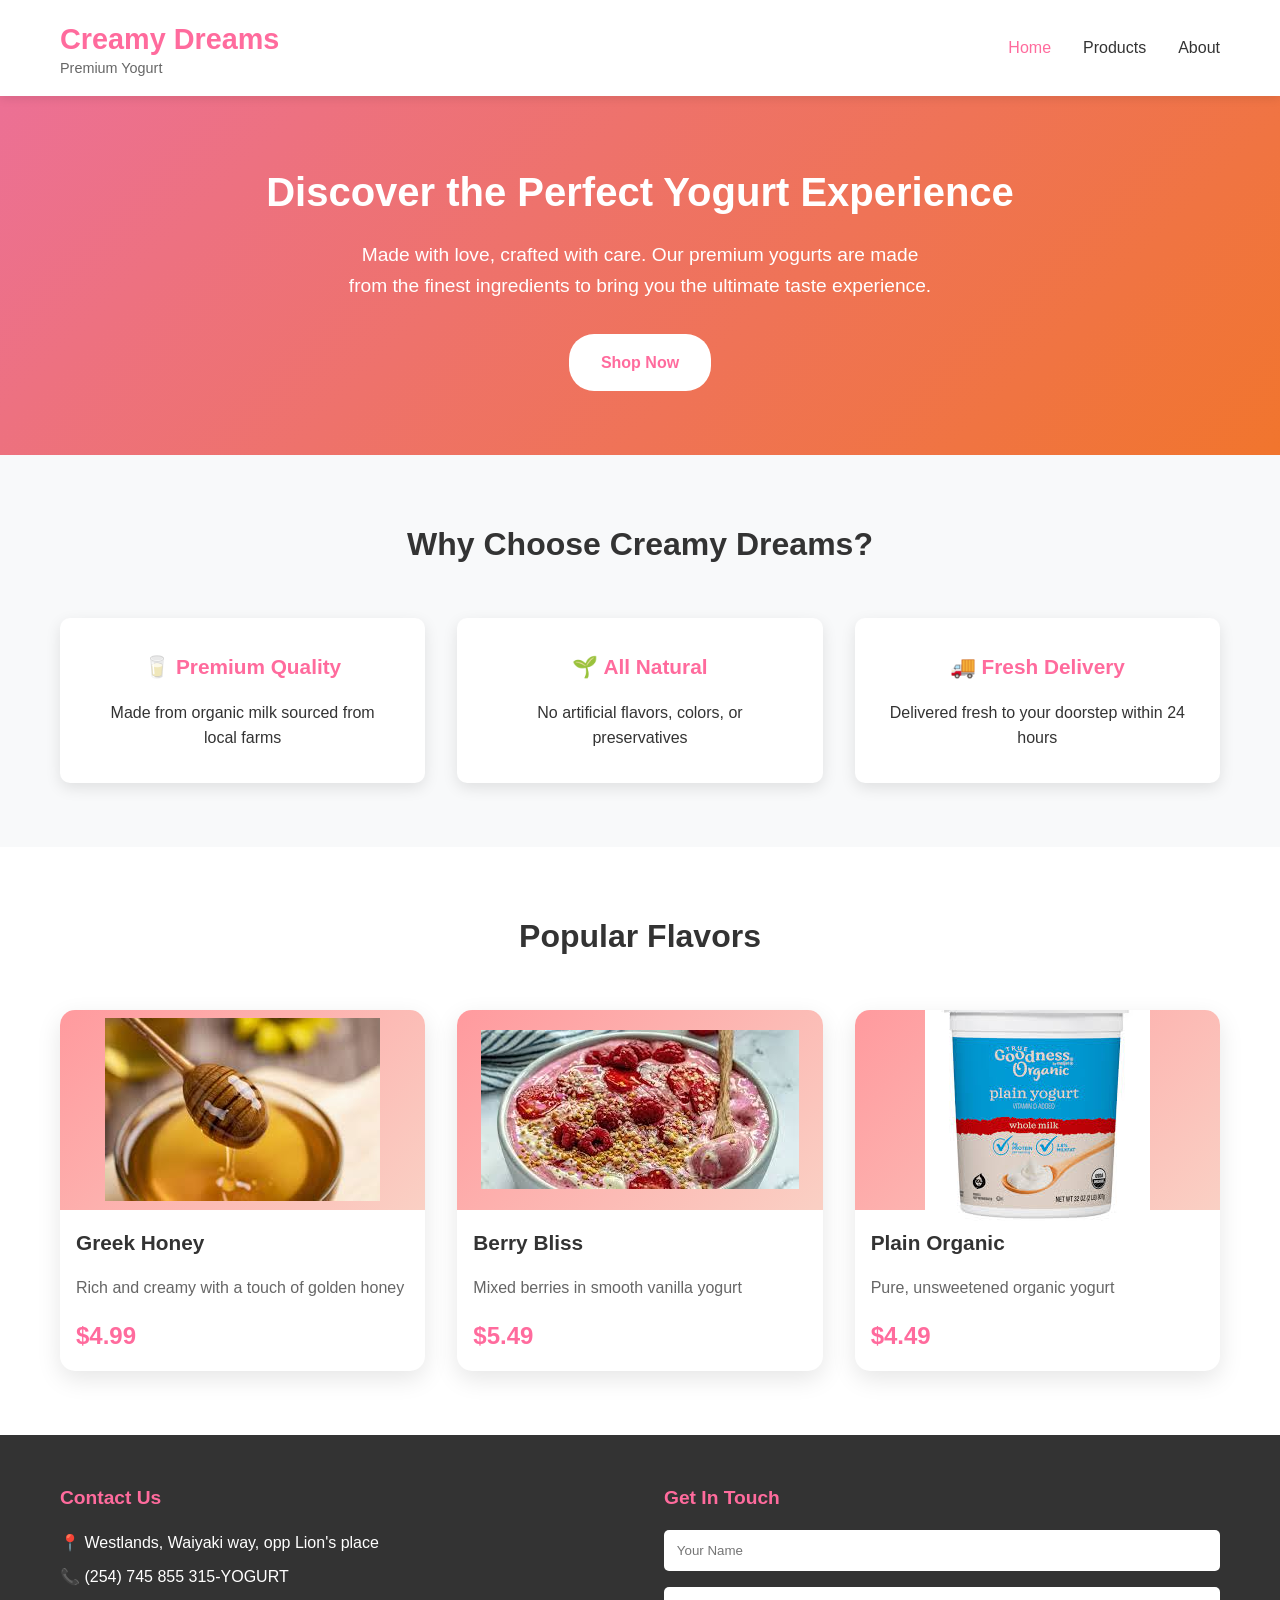
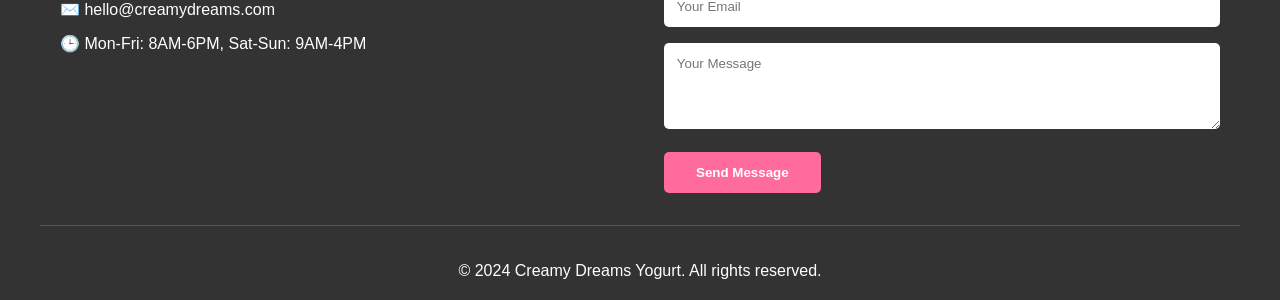
<file: index.html>
<!DOCTYPE html>
<html lang="en">
  <head>
    <meta charset="UTF-8" />
    <meta name="viewport" content="width=device-width, initial-scale=1.0" />
    <title>Creamy Dreams Yogurt - Premium Artisan Yogurts</title>
    <link rel="stylesheet" href="styles.css" />
  </head>
  <body>
    <header>
      <nav>
        <div class="nav-container">
          <div class="logo">
            <h1>Creamy Dreams</h1>
            <p>Premium Yogurt</p>
          </div>
          <ul class="nav-menu">
            <li><a href="index.html" class="active">Home</a></li>
            <li><a href="products.html">Products</a></li>
            <li><a href="about.html">About</a></li>
          </ul>
        </div>
      </nav>
    </header>

    <main>
      <section class="hero">
        <div class="hero-content">
          <h2>Discover the Perfect Yogurt Experience</h2>
          <p>
            Made with love, crafted with care. Our premium yogurts are made from
            the finest ingredients to bring you the ultimate taste experience.
          </p>
          <a href="products.html" class="cta-button">Shop Now</a>
        </div>
      </section>

      <section class="features">
        <div class="container">
          <h3>Why Choose Creamy Dreams?</h3>
          <div class="features-grid">
            <div class="feature">
              <h4>🥛 Premium Quality</h4>
              <p>Made from organic milk sourced from local farms</p>
            </div>
            <div class="feature">
              <h4>🌱 All Natural</h4>
              <p>No artificial flavors, colors, or preservatives</p>
            </div>
            <div class="feature">
              <h4>🚚 Fresh Delivery</h4>
              <p>Delivered fresh to your doorstep within 24 hours</p>
            </div>
          </div>
        </div>
      </section>

      <section class="popular-products">
        <div class="container">
          <h3>Popular Flavors</h3>
          <div class="products-grid">
            <div class="product-card">
              <div class="product-image">
                <img src="images/GreekHoney.jpg" alt="" />
              </div>
              <h4>Greek Honey</h4>
              <p>Rich and creamy with a touch of golden honey</p>
              <span class="price">$4.99</span>
            </div>
            <div class="product-card">
              <div class="product-image">
                <img src="images/berry.jpg" alt="" />
              </div>
              <h4>Berry Bliss</h4>
              <p>Mixed berries in smooth vanilla yogurt</p>
              <span class="price">$5.49</span>
            </div>
            <div class="product-card">
              <div class="product-image">
                <img src="images/plain.jpg" alt="" />
              </div>
              <h4>Plain Organic</h4>
              <p>Pure, unsweetened organic yogurt</p>
              <span class="price">$4.49</span>
            </div>
          </div>
        </div>
      </section>
    </main>

    <footer>
      <div class="footer-content">
        <div class="footer-section">
          <h4>Contact Us</h4>
          <div class="contact-info">
            <p>📍 Westlands, Waiyaki way, opp Lion's place</p>
            <p>📞 (254) 745 855 315-YOGURT</p>
            <p>✉️ hello@creamydreams.com</p>
            <p>🕒 Mon-Fri: 8AM-6PM, Sat-Sun: 9AM-4PM</p>
          </div>
        </div>
        <div class="footer-section">
          <h4>Get In Touch</h4>
          <form class="contact-form">
            <input type="text" placeholder="Your Name" required />
            <input type="email" placeholder="Your Email" required />
            <textarea placeholder="Your Message" rows="4" required></textarea>
            <button type="submit">Send Message</button>
          </form>
        </div>
      </div>
      <div class="footer-bottom">
        <p>&copy; 2024 Creamy Dreams Yogurt. All rights reserved.</p>
      </div>
    </footer>
  </body>
</html>

<!-- https://dailyyoghurt.vercel.app/ -->
<!-- https://dailyyoghurt.vercel.app/ -->
</file>
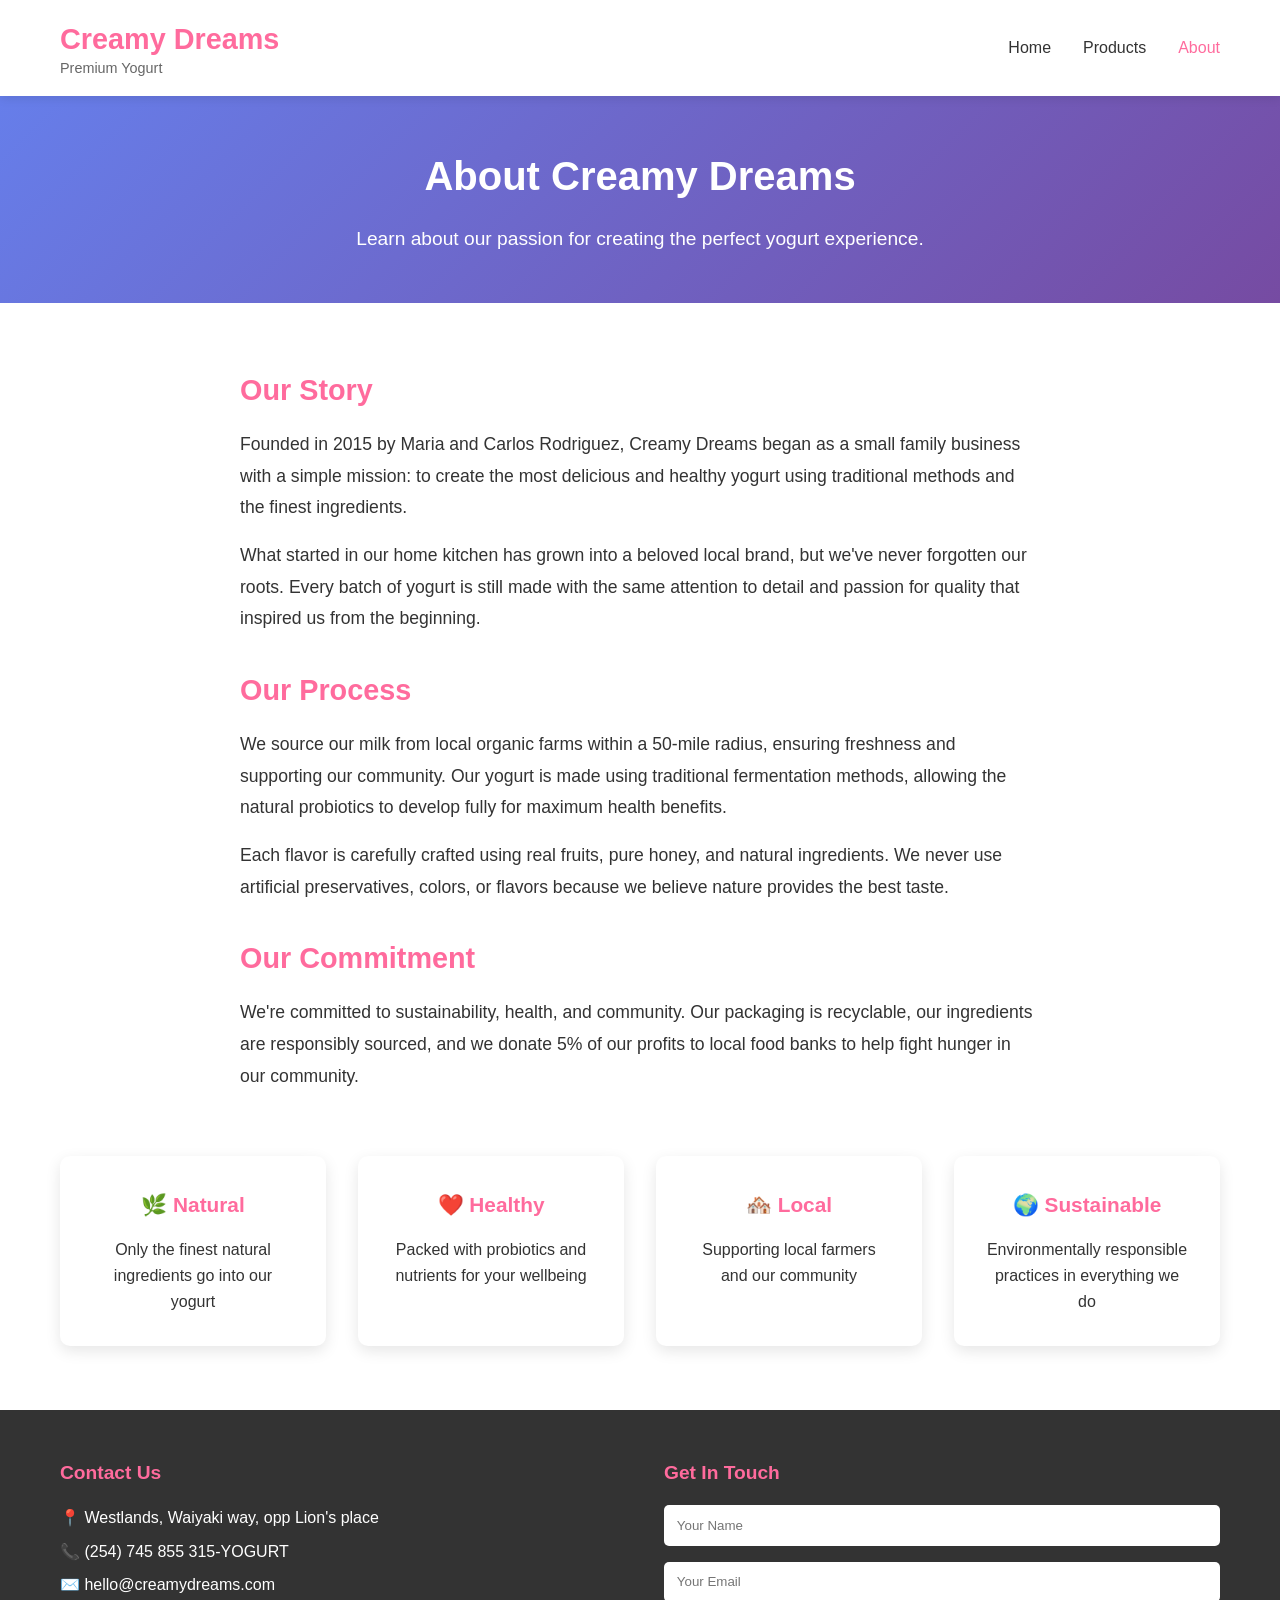
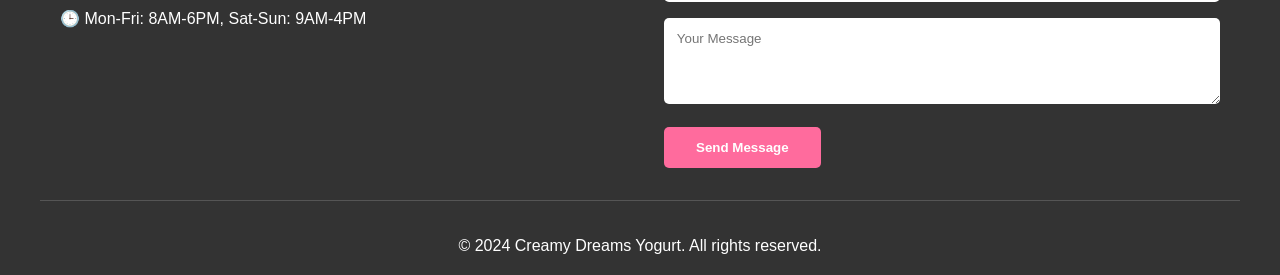
<file: about.html>
<!DOCTYPE html>
<html lang="en">
  <head>
    <meta charset="UTF-8" />
    <meta name="viewport" content="width=device-width, initial-scale=1.0" />
    <title>About Us - Creamy Dreams Yogurt</title>
    <link rel="stylesheet" href="styles.css" />
  </head>
  <body>
    <header>
      <nav>
        <div class="nav-container">
          <div class="logo">
            <h1>Creamy Dreams</h1>
            <p>Premium Yogurt</p>
          </div>
          <ul class="nav-menu">
            <li><a href="index.html">Home</a></li>
            <li><a href="products.html">Products</a></li>
            <li><a href="about.html" class="active">About</a></li>
          </ul>
        </div>
      </nav>
    </header>

    <main>
      <section class="page-header">
        <div class="container">
          <h2>About Creamy Dreams</h2>
          <p>
            Learn about our passion for creating the perfect yogurt experience.
          </p>
        </div>
      </section>

      <section class="about-content">
        <div class="container">
          <div class="about-story">
            <h3>Our Story</h3>
            <p>
              Founded in 2015 by Maria and Carlos Rodriguez, Creamy Dreams began
              as a small family business with a simple mission: to create the
              most delicious and healthy yogurt using traditional methods and
              the finest ingredients.
            </p>

            <p>
              What started in our home kitchen has grown into a beloved local
              brand, but we've never forgotten our roots. Every batch of yogurt
              is still made with the same attention to detail and passion for
              quality that inspired us from the beginning.
            </p>

            <h3>Our Process</h3>
            <p>
              We source our milk from local organic farms within a 50-mile
              radius, ensuring freshness and supporting our community. Our
              yogurt is made using traditional fermentation methods, allowing
              the natural probiotics to develop fully for maximum health
              benefits.
            </p>

            <p>
              Each flavor is carefully crafted using real fruits, pure honey,
              and natural ingredients. We never use artificial preservatives,
              colors, or flavors because we believe nature provides the best
              taste.
            </p>

            <h3>Our Commitment</h3>
            <p>
              We're committed to sustainability, health, and community. Our
              packaging is recyclable, our ingredients are responsibly sourced,
              and we donate 5% of our profits to local food banks to help fight
              hunger in our community.
            </p>
          </div>

          <div class="values-grid">
            <div class="value-card">
              <h4>🌿 Natural</h4>
              <p>Only the finest natural ingredients go into our yogurt</p>
            </div>
            <div class="value-card">
              <h4>❤️ Healthy</h4>
              <p>Packed with probiotics and nutrients for your wellbeing</p>
            </div>
            <div class="value-card">
              <h4>🏘️ Local</h4>
              <p>Supporting local farmers and our community</p>
            </div>
            <div class="value-card">
              <h4>🌍 Sustainable</h4>
              <p>Environmentally responsible practices in everything we do</p>
            </div>
          </div>
        </div>
      </section>
    </main>

    <footer>
      <div class="footer-content">
        <div class="footer-section">
          <h4>Contact Us</h4>
          <div class="contact-info">
            <p>📍 Westlands, Waiyaki way, opp Lion's place</p>
            <p>📞 (254) 745 855 315-YOGURT</p>
            <p>✉️ hello@creamydreams.com</p>
            <p>🕒 Mon-Fri: 8AM-6PM, Sat-Sun: 9AM-4PM</p>
          </div>
        </div>
        <div class="footer-section">
          <h4>Get In Touch</h4>
          <form class="contact-form">
            <input type="text" placeholder="Your Name" required />
            <input type="email" placeholder="Your Email" required />
            <textarea placeholder="Your Message" rows="4" required></textarea>
            <button type="submit">Send Message</button>
          </form>
        </div>
      </div>
      <div class="footer-bottom">
        <p>&copy; 2024 Creamy Dreams Yogurt. All rights reserved.</p>
      </div>
    </footer>
  </body>
</html>
</file>
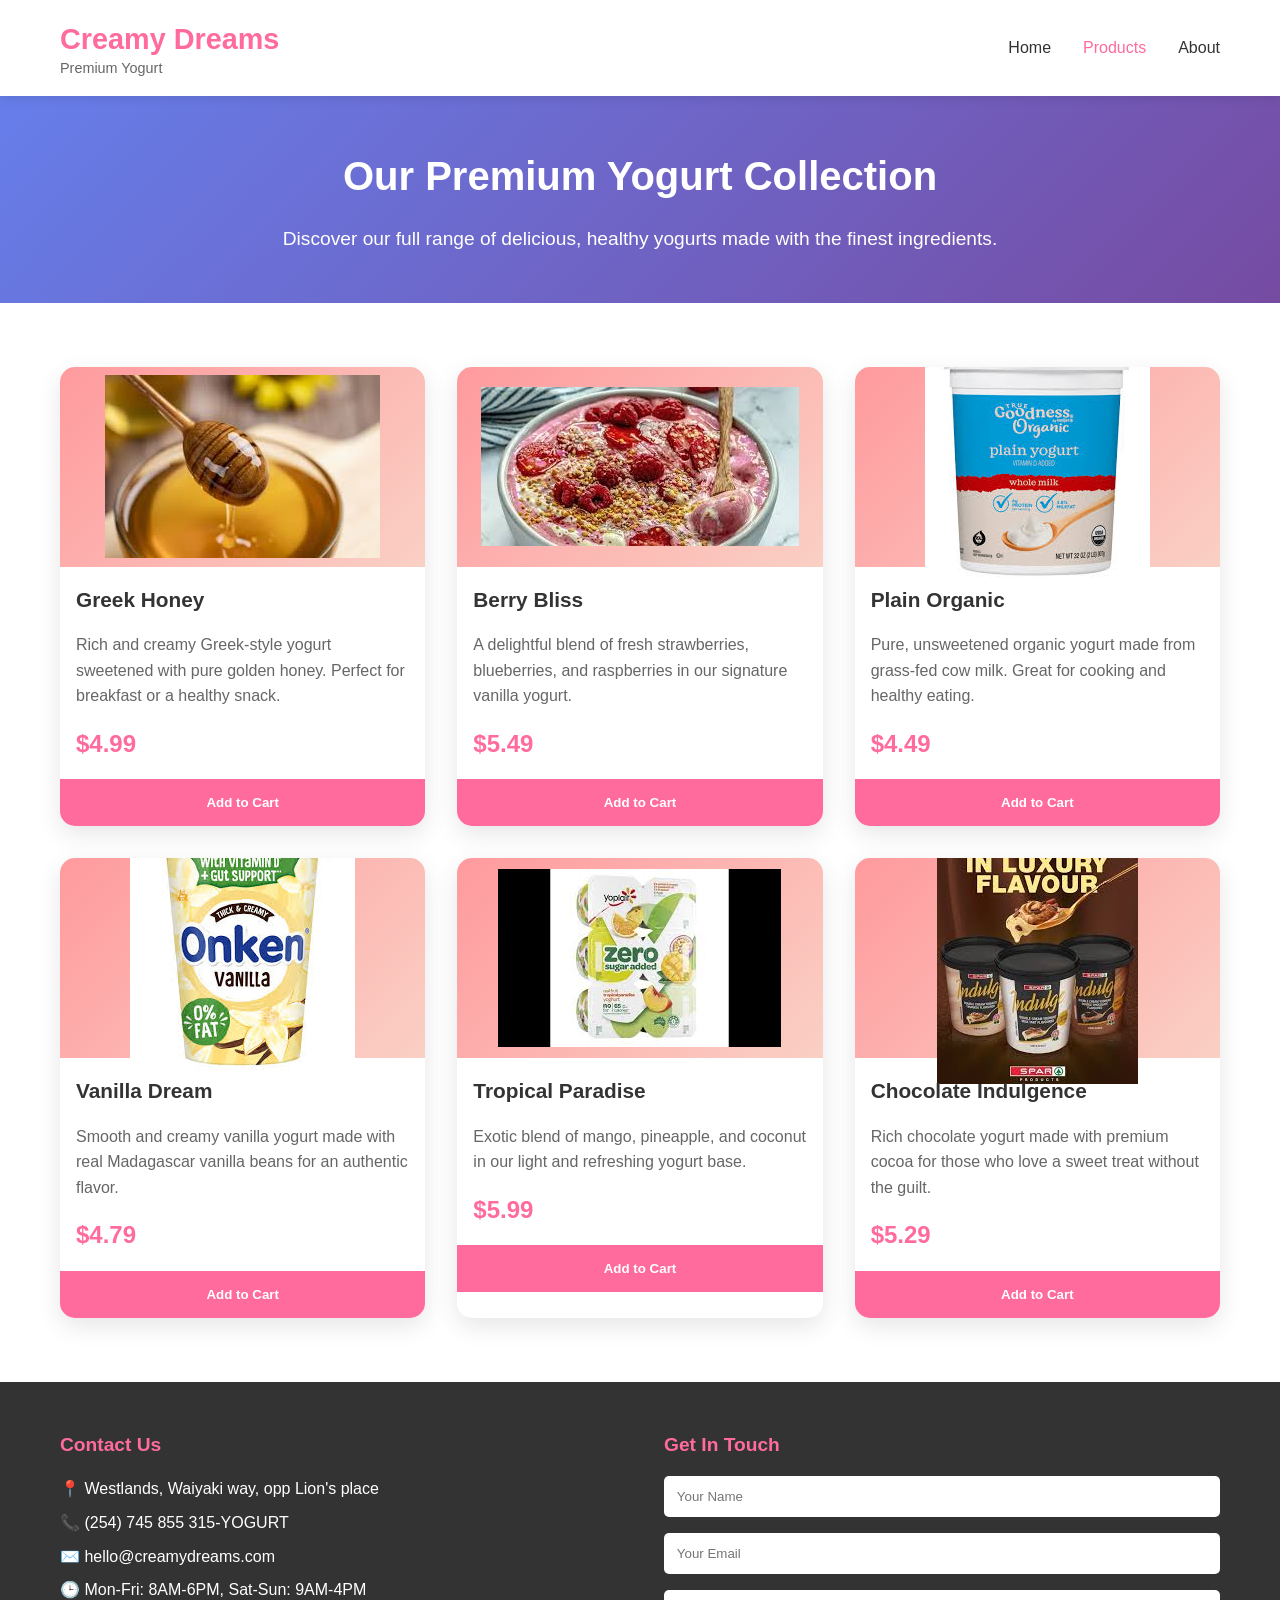
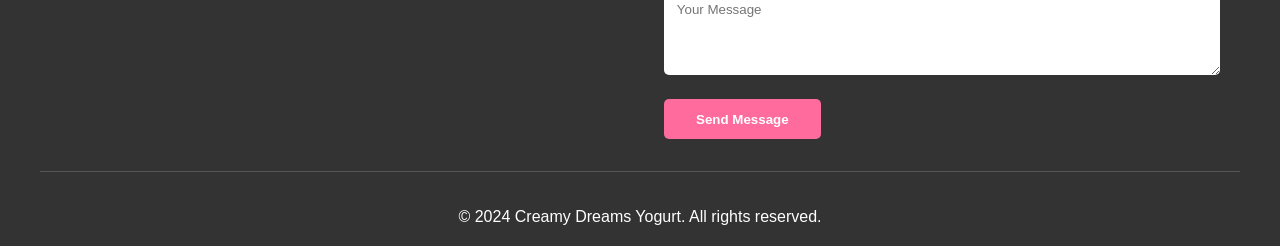
<file: products.html>
<!DOCTYPE html>
<html lang="en">
  <head>
    <meta charset="UTF-8" />
    <meta name="viewport" content="width=device-width, initial-scale=1.0" />
    <title>Products - Creamy Dreams Yogurt</title>
    <link rel="stylesheet" href="styles.css" />
  </head>
  <body>
    <header>
      <nav>
        <div class="nav-container">
          <div class="logo">
            <h1>Creamy Dreams</h1>
            <p>Premium Yogurt</p>
          </div>
          <ul class="nav-menu">
            <li><a href="index.html">Home</a></li>
            <li><a href="products.html" class="active">Products</a></li>
            <li><a href="about.html">About</a></li>
          </ul>
        </div>
      </nav>
    </header>

    <main>
      <section class="page-header">
        <div class="container">
          <h2>Our Premium Yogurt Collection</h2>
          <p>
            Discover our full range of delicious, healthy yogurts made with the
            finest ingredients.
          </p>
        </div>
      </section>

      <section class="products-showcase">
        <div class="container">
          <div class="products-grid">
            <div class="product-card">
              <div class="product-image">
                <img src="images/GreekHoney.jpg" alt="" />
              </div>
              <h4>Greek Honey</h4>
              <p>
                Rich and creamy Greek-style yogurt sweetened with pure golden
                honey. Perfect for breakfast or a healthy snack.
              </p>
              <span class="price">$4.99</span>
              <button class="add-to-cart">Add to Cart</button>
            </div>
            <div class="product-card">
              <div class="product-image">
                <img src="images/berry.jpg" alt="" />
              </div>
              <h4>Berry Bliss</h4>
              <p>
                A delightful blend of fresh strawberries, blueberries, and
                raspberries in our signature vanilla yogurt.
              </p>
              <span class="price">$5.49</span>
              <button class="add-to-cart">Add to Cart</button>
            </div>
            <div class="product-card">
              <div class="product-image">
                <img src="images/plain.jpg" alt="" />
              </div>
              <h4>Plain Organic</h4>
              <p>
                Pure, unsweetened organic yogurt made from grass-fed cow milk.
                Great for cooking and healthy eating.
              </p>
              <span class="price">$4.49</span>
              <button class="add-to-cart">Add to Cart</button>
            </div>
            <div class="product-card">
              <div class="product-image">
                <img src="images/vanilla.jpg" alt="" />
              </div>
              <h4>Vanilla Dream</h4>
              <p>
                Smooth and creamy vanilla yogurt made with real Madagascar
                vanilla beans for an authentic flavor.
              </p>
              <span class="price">$4.79</span>
              <button class="add-to-cart">Add to Cart</button>
            </div>
            <div class="product-card">
              <div class="product-image">
                <img src="images/tropical.jpg" alt="" />
              </div>
              <h4>Tropical Paradise</h4>
              <p>
                Exotic blend of mango, pineapple, and coconut in our light and
                refreshing yogurt base.
              </p>
              <span class="price">$5.99</span>
              <button class="add-to-cart">Add to Cart</button>
            </div>
            <div class="product-card">
              <div class="product-image">
                <img src="images/choco.jpg" alt="" />
              </div>
              <h4>Chocolate Indulgence</h4>
              <p>
                Rich chocolate yogurt made with premium cocoa for those who love
                a sweet treat without the guilt.
              </p>
              <span class="price">$5.29</span>
              <button class="add-to-cart">Add to Cart</button>
            </div>
          </div>
        </div>
      </section>
    </main>

    <footer>
      <div class="footer-content">
        <div class="footer-section">
          <h4>Contact Us</h4>
          <div class="contact-info">
            <p>📍 Westlands, Waiyaki way, opp Lion's place</p>
            <p>📞 (254) 745 855 315-YOGURT</p>
            <p>✉️ hello@creamydreams.com</p>
            <p>🕒 Mon-Fri: 8AM-6PM, Sat-Sun: 9AM-4PM</p>
          </div>
        </div>
        <div class="footer-section">
          <h4>Get In Touch</h4>
          <form class="contact-form">
            <input type="text" placeholder="Your Name" required />
            <input type="email" placeholder="Your Email" required />
            <textarea placeholder="Your Message" rows="4" required></textarea>
            <button type="submit">Send Message</button>
          </form>
        </div>
      </div>
      <div class="footer-bottom">
        <p>&copy; 2024 Creamy Dreams Yogurt. All rights reserved.</p>
      </div>
    </footer>
  </body>
</html>
</file>
<file: styles.css>
* {
    margin: 0;
    padding: 0;
    box-sizing: border-box;
}

body {
    font-family: 'Arial', sans-serif;
    line-height: 1.6;
    color: #333;
}

.container {
    max-width: 1200px;
    margin: 0 auto;
    padding: 0 20px;
}

/* Header Styles */
header {
    background: #fff;
    box-shadow: 0 2px 10px rgba(0,0,0,0.1);
    position: sticky;
    top: 0;
    z-index: 100;
}

.nav-container {
    max-width: 1200px;
    margin: 0 auto;
    display: flex;
    justify-content: space-between;
    align-items: center;
    padding: 1rem 20px;
}

.logo h1 {
    color: #ff6b9d;
    font-size: 1.8rem;
    margin-bottom: -5px;
}

.logo p {
    color: #666;
    font-size: 0.9rem;
}

.nav-menu {
    list-style: none;
    display: flex;
    gap: 2rem;
}

.nav-menu a {
    text-decoration: none;
    color: #333;
    font-weight: 500;
    transition: color 0.3s;
}

.nav-menu a:hover,
.nav-menu a.active {
    color: #ff6b9d;
}

/* Hero Section */
.hero {
    background: linear-gradient(135deg, #ec7095, #f1752d);
    color: white;
    padding: 4rem 0;
    text-align: center;
}

.hero-content h2 {
    font-size: 2.5rem;
    margin-bottom: 1rem;
}

.hero-content p {
    font-size: 1.2rem;
    margin-bottom: 2rem;
    max-width: 600px;
    margin-left: auto;
    margin-right: auto;
}

.cta-button {
    display: inline-block;
    background: white;
    color: #ff6b9d;
    padding: 1rem 2rem;
    text-decoration: none;
    border-radius: 25px;
    font-weight: bold;
    transition: transform 0.3s;
}

.cta-button:hover {
    transform: translateY(-2px);
}

/* Features Section */
.features {
    padding: 4rem 0;
    background: #f8f9fa;
}

.features h3 {
    text-align: center;
    font-size: 2rem;
    margin-bottom: 3rem;
    color: #333;
}

.features-grid {
    display: grid;
    grid-template-columns: repeat(auto-fit, minmax(300px, 1fr));
    gap: 2rem;
}

.feature {
    text-align: center;
    padding: 2rem;
    background: white;
    border-radius: 10px;
    box-shadow: 0 5px 15px rgba(0,0,0,0.1);
}

.feature h4 {
    font-size: 1.3rem;
    margin-bottom: 1rem;
    color: #ff6b9d;
}

/* Products Section */
.popular-products,
.products-showcase {
    padding: 4rem 0;
}

.popular-products h3,
.products-showcase h3 {
    text-align: center;
    font-size: 2rem;
    margin-bottom: 3rem;
    color: #333;
}

.products-grid {
    display: grid;
    grid-template-columns: repeat(auto-fit, minmax(280px, 1fr));
    gap: 2rem;
}

.product-card {
    background: white;
    border-radius: 15px;
    overflow: hidden;
    box-shadow: 0 8px 25px rgba(0,0,0,0.1);
    transition: transform 0.3s;
}

.product-card:hover {
    transform: translateY(-5px);
}

.product-image {
    height: 200px;
    background: linear-gradient(135deg, #ff9a9e, #fad0c4);
    display: flex;
    align-items: center;
    justify-content: center;
    font-size: 3rem;
}

.product-card h4 {
    padding: 1rem;
    font-size: 1.3rem;
    color: #333;
}

.product-card p {
    padding: 0 1rem;
    color: #666;
    margin-bottom: 1rem;
}

.price {
    display: block;
    padding: 0 1rem;
    font-size: 1.5rem;
    font-weight: bold;
    color: #ff6b9d;
    margin-bottom: 1rem;
}

.add-to-cart {
    width: 100%;
    padding: 1rem;
    background: #ff6b9d;
    color: white;
    border: none;
    font-weight: bold;
    cursor: pointer;
    transition: background 0.3s;
}

.add-to-cart:hover {
    background: #e55a87;
}

/* Page Header */
.page-header {
    background: linear-gradient(135deg, #667eea, #764ba2);
    color: white;
    padding: 3rem 0;
    text-align: center;
}

.page-header h2 {
    font-size: 2.5rem;
    margin-bottom: 1rem;
}

.page-header p {
    font-size: 1.2rem;
}

/* About Content */
.about-content {
    padding: 4rem 0;
}

.about-story {
    max-width: 800px;
    margin: 0 auto 4rem;
}

.about-story h3 {
    font-size: 1.8rem;
    color: #ff6b9d;
    margin-bottom: 1rem;
    margin-top: 2rem;
}

.about-story h3:first-child {
    margin-top: 0;
}

.about-story p {
    margin-bottom: 1rem;
    font-size: 1.1rem;
    line-height: 1.8;
}

.values-grid {
    display: grid;
    grid-template-columns: repeat(auto-fit, minmax(250px, 1fr));
    gap: 2rem;
}

.value-card {
    text-align: center;
    padding: 2rem;
    background: white;
    border-radius: 10px;
    box-shadow: 0 5px 15px rgba(0,0,0,0.1);
}

.value-card h4 {
    font-size: 1.3rem;
    margin-bottom: 1rem;
    color: #ff6b9d;
}

/* Footer */
footer {
    background: #333;
    color: white;
    padding: 3rem 0 1rem;
}

.footer-content {
    display: grid;
    grid-template-columns: repeat(auto-fit, minmax(300px, 1fr));
    gap: 3rem;
    max-width: 1200px;
    margin: 0 auto;
    padding: 0 20px;
}

.footer-section h4 {
    margin-bottom: 1rem;
    color: #ff6b9d;
    font-size: 1.2rem;
}

.contact-info p {
    margin-bottom: 0.5rem;
    line-height: 1.6;
}

.contact-form input,
.contact-form textarea {
    width: 100%;
    padding: 0.8rem;
    margin-bottom: 1rem;
    border: none;
    border-radius: 5px;
    font-family: inherit;
}

.contact-form button {
    background: #ff6b9d;
    color: white;
    padding: 0.8rem 2rem;
    border: none;
    border-radius: 5px;
    cursor: pointer;
    font-weight: bold;
    transition: background 0.3s;
}

.contact-form button:hover {
    background: #e55a87;
}

.footer-bottom {
    text-align: center;
    margin-top: 2rem;
    padding-top: 2rem;
    border-top: 1px solid #555;
    max-width: 1200px;
    margin-left: auto;
    margin-right: auto;
    padding-left: 20px;
    padding-right: 20px;
}

/* Responsive Design */
@media (max-width: 768px) {
    .nav-container {
        flex-direction: column;
        gap: 1rem;
    }
    
    .nav-menu {
        gap: 1rem;
    }
    
    .hero-content h2 {
        font-size: 2rem;
    }
    
    .page-header h2 {
        font-size: 2rem;
    }
    
    .features-grid,
    .products-grid {
        grid-template-columns: 1fr;
    }
    
    .footer-content {
        grid-template-columns: 1fr;
        gap: 2rem;
    }
}
</file>
